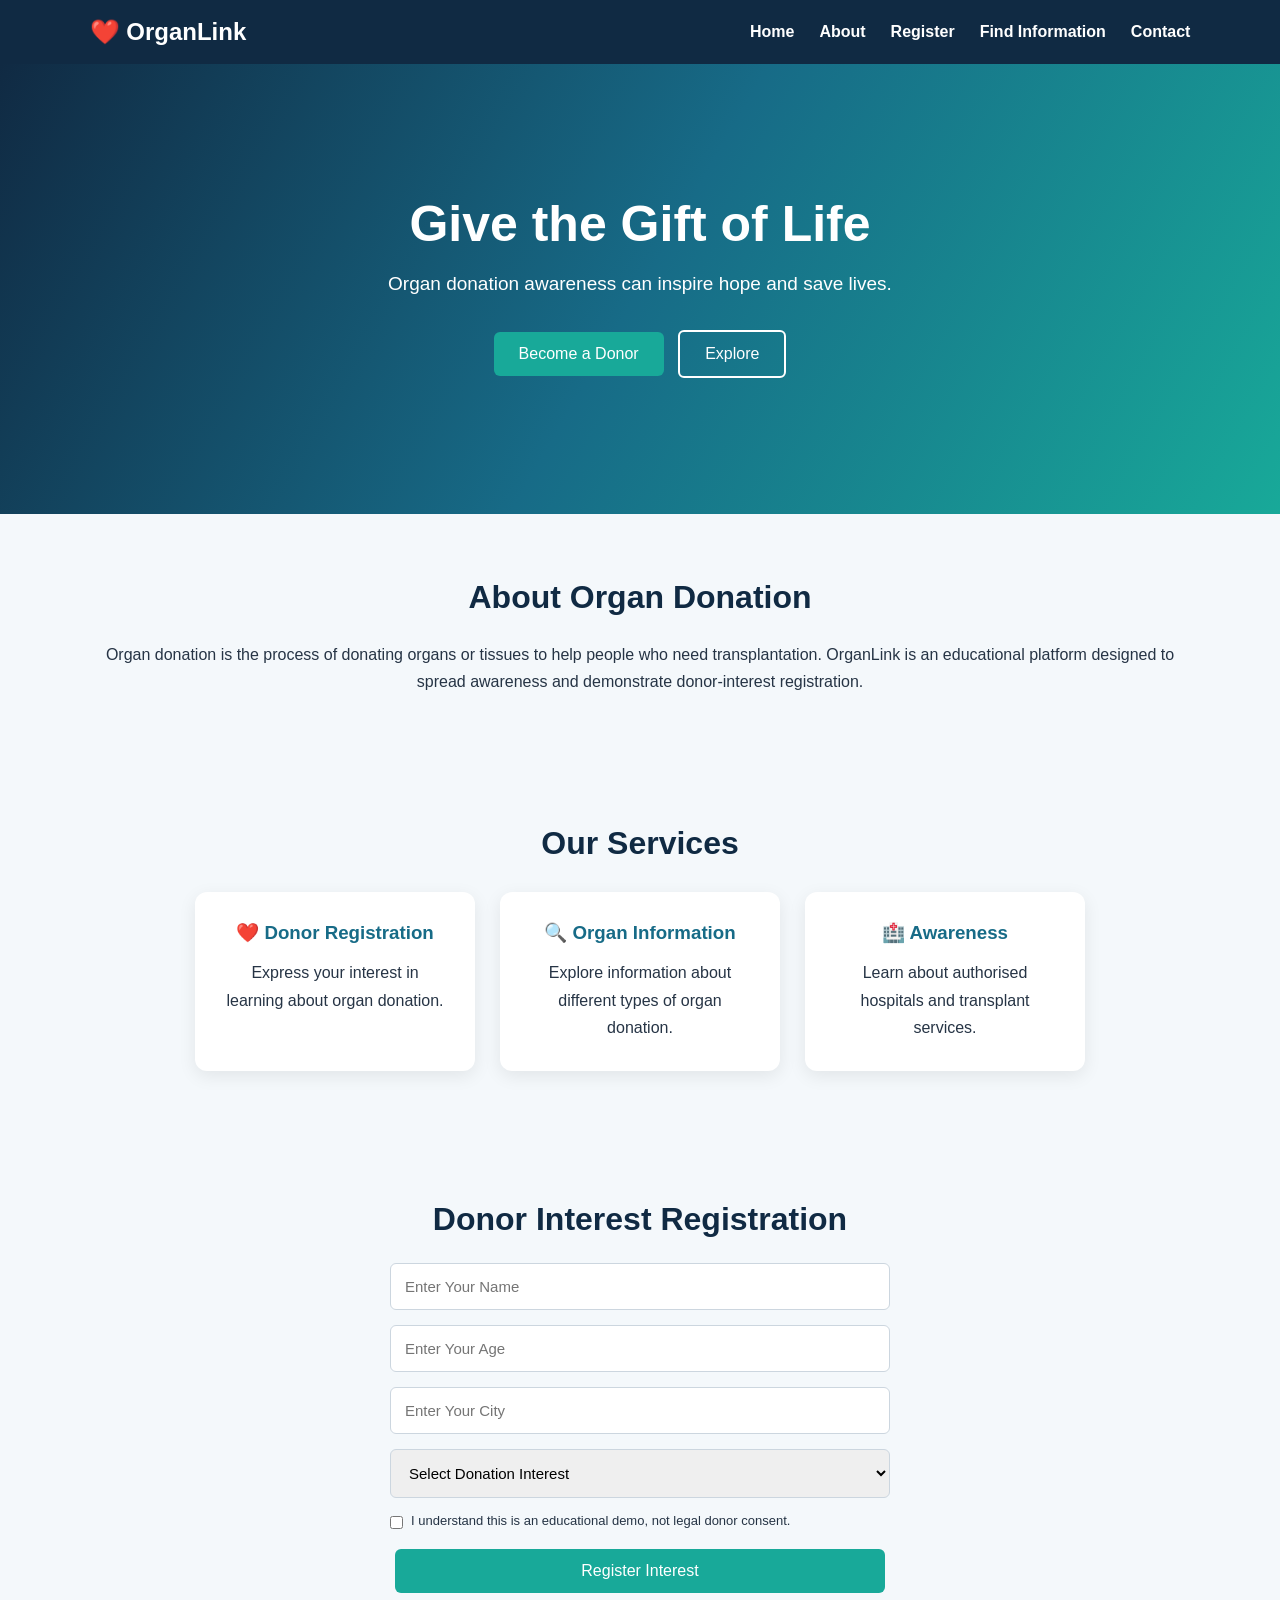
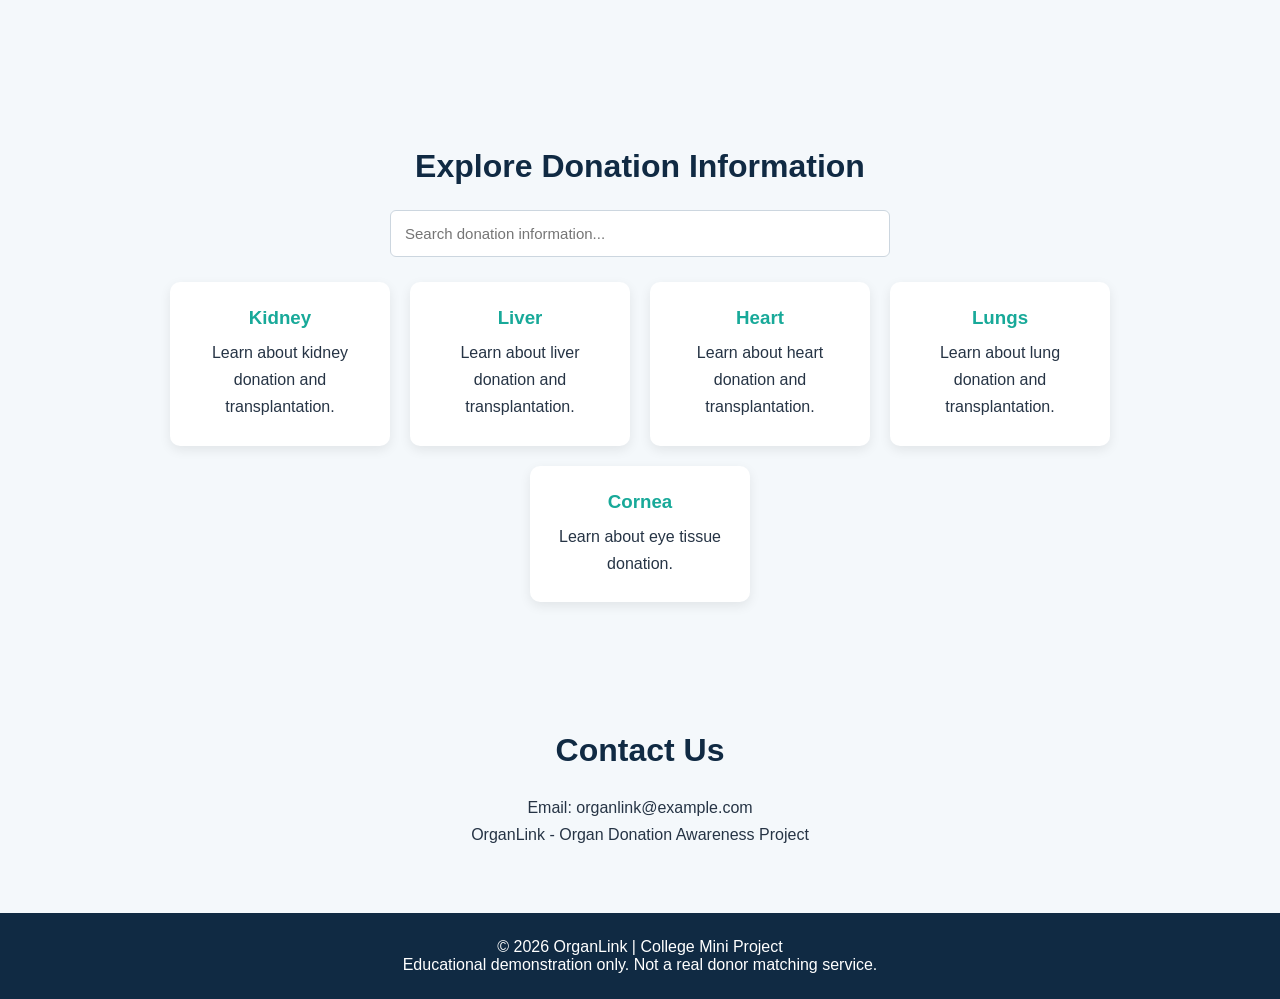
<file: index.html>
<!DOCTYPE html>
<html lang="en">
<head>
    <meta charset="UTF-8">
    <meta name="viewport" content="width=device-width, initial-scale=1.0">
    <title>OrganLink - Organ Donor & Finder</title>
    <link rel="stylesheet" href="style.css">
</head>
<body>

<header>
    <nav class="navbar">
        <h2>❤️ OrganLink</h2>
        <ul>
            <li><a href="#home">Home</a></li>
            <li><a href="#about">About</a></li>
            <li><a href="#register">Register</a></li>
            <li><a href="#finder">Find Information</a></li>
            <li><a href="#contact">Contact</a></li>
        </ul>
    </nav>
</header>

<section class="hero" id="home">
    <div class="hero-content">
        <h1>Give the Gift of Life</h1>
        <p>Organ donation awareness can inspire hope and save lives.</p>
        <a href="#register" class="btn">Become a Donor</a>
        <a href="#finder" class="btn secondary">Explore</a>
    </div>
</section>

<section id="about" class="section">
    <h2>About Organ Donation</h2>
    <p>
        Organ donation is the process of donating organs or tissues
        to help people who need transplantation. OrganLink is an
        educational platform designed to spread awareness and
        demonstrate donor-interest registration.
    </p>
</section>

<section class="section features">
    <h2>Our Services</h2>

    <div class="cards">
        <div class="card">
            <h3>❤️ Donor Registration</h3>
            <p>Express your interest in learning about organ donation.</p>
        </div>

        <div class="card">
            <h3>🔍 Organ Information</h3>
            <p>Explore information about different types of organ donation.</p>
        </div>

        <div class="card">
            <h3>🏥 Awareness</h3>
            <p>Learn about authorised hospitals and transplant services.</p>
        </div>
    </div>
</section>

<section id="register" class="section">
    <h2>Donor Interest Registration</h2>

    <form id="donorForm">
        <input type="text" id="name" placeholder="Enter Your Name" required>

        <input type="number" id="age" placeholder="Enter Your Age"
               min="18" max="120" required>

        <input type="text" id="city" placeholder="Enter Your City" required>

        <select id="organ" required>
            <option value="">Select Donation Interest</option>
            <option>Organ Donation Awareness</option>
            <option>Eye Donation Awareness</option>
            <option>Blood Donation Awareness</option>
            <option>All Donation Types</option>
        </select>

        <label class="consent">
            <input type="checkbox" id="consent" required>
            I understand this is an educational demo, not legal donor consent.
        </label>

        <button type="submit" class="btn">Register Interest</button>
    </form>

    <p id="message"></p>
</section>

<section id="finder" class="section">
    <h2>Explore Donation Information</h2>

    <input type="text" id="search"
           placeholder="Search donation information..."
           onkeyup="searchOrgan()">

    <div id="organList">
        <div class="organ-card">
            <h3>Kidney</h3>
            <p>Learn about kidney donation and transplantation.</p>
        </div>

        <div class="organ-card">
            <h3>Liver</h3>
            <p>Learn about liver donation and transplantation.</p>
        </div>

        <div class="organ-card">
            <h3>Heart</h3>
            <p>Learn about heart donation and transplantation.</p>
        </div>

        <div class="organ-card">
            <h3>Lungs</h3>
            <p>Learn about lung donation and transplantation.</p>
        </div>

        <div class="organ-card">
            <h3>Cornea</h3>
            <p>Learn about eye tissue donation.</p>
        </div>
    </div>
</section>

<section id="contact" class="section">
    <h2>Contact Us</h2>
    <p>Email: organlink@example.com</p>
    <p>OrganLink - Organ Donation Awareness Project</p>
</section>

<footer>
    <p>© 2026 OrganLink | College Mini Project</p>
    <p>Educational demonstration only. Not a real donor matching service.</p>
</footer>

<script src="script.js"></script>
</body>
</html>
</file>
<file: style.css>
* {
    margin: 0;
    padding: 0;
    box-sizing: border-box;
    font-family: Arial, sans-serif;
}

html {
    scroll-behavior: smooth;
}

body {
    background: #f4f8fb;
    color: #263445;
}

/* Navigation */

header {
    background: #102a43;
    padding: 18px 7%;
}

.navbar {
    display: flex;
    justify-content: space-between;
    align-items: center;
}

.navbar h2 {
    color: #ffffff;
}

.navbar ul {
    display: flex;
    list-style: none;
    gap: 25px;
}

.navbar a {
    color: white;
    text-decoration: none;
    font-weight: bold;
}

.navbar a:hover {
    color: #20c997;
}

/* Hero Section */

.hero {
    min-height: 450px;
    background: linear-gradient(
        120deg,
        #102a43,
        #176b87,
        #18a999
    );
    display: flex;
    align-items: center;
    justify-content: center;
    text-align: center;
    color: white;
    padding: 50px 20px;
}

.hero-content h1 {
    font-size: 50px;
    margin-bottom: 20px;
}

.hero-content p {
    font-size: 19px;
    margin-bottom: 30px;
}

.btn {
    display: inline-block;
    padding: 13px 25px;
    background: #18a999;
    color: white;
    text-decoration: none;
    border: none;
    border-radius: 6px;
    cursor: pointer;
    font-size: 16px;
    margin: 5px;
}

.btn:hover {
    background: #128477;
}

.secondary {
    background: transparent;
    border: 2px solid white;
}

/* Sections */

.section {
    padding: 65px 8%;
    text-align: center;
}

.section h2 {
    font-size: 32px;
    color: #102a43;
    margin-bottom: 25px;
}

.section p {
    line-height: 1.7;
}

/* Cards */

.cards {
    display: flex;
    justify-content: center;
    gap: 25px;
    flex-wrap: wrap;
    margin-top: 30px;
}

.card {
    background: white;
    padding: 30px;
    width: 280px;
    border-radius: 12px;
    box-shadow: 0 5px 18px rgba(0,0,0,0.08);
    transition: 0.3s;
}

.card:hover {
    transform: translateY(-8px);
}

.card h3 {
    color: #176b87;
    margin-bottom: 15px;
}

/* Registration */

form {
    max-width: 500px;
    margin: auto;
    display: flex;
    flex-direction: column;
    gap: 15px;
}

input, select {
    padding: 14px;
    border: 1px solid #ccd6df;
    border-radius: 6px;
    font-size: 15px;
}

.consent {
    display: flex;
    align-items: flex-start;
    gap: 8px;
    text-align: left;
    font-size: 13px;
}

.consent input {
    margin-top: 3px;
}

#message {
    margin-top: 20px;
    font-weight: bold;
    color: #128477;
}

/* Organ Search */

#search {
    width: min(100%, 500px);
    margin-bottom: 25px;
}

#organList {
    display: flex;
    justify-content: center;
    flex-wrap: wrap;
    gap: 20px;
}

.organ-card {
    background: white;
    padding: 25px;
    width: 220px;
    border-radius: 10px;
    box-shadow: 0 4px 12px rgba(0,0,0,0.08);
}

.organ-card h3 {
    color: #18a999;
    margin-bottom: 10px;
}

/* Footer */

footer {
    background: #102a43;
    color: white;
    text-align: center;
    padding: 25px;
}

/* Mobile Responsive */

@media (max-width: 700px) {
    .navbar {
        flex-direction: column;
        gap: 15px;
    }

    .navbar ul {
        flex-wrap: wrap;
        justify-content: center;
        gap: 12px;
    }

    .hero-content h1 {
        font-size: 35px;
    }

    .section {
        padding: 45px 5%;
    }
}
</file>
